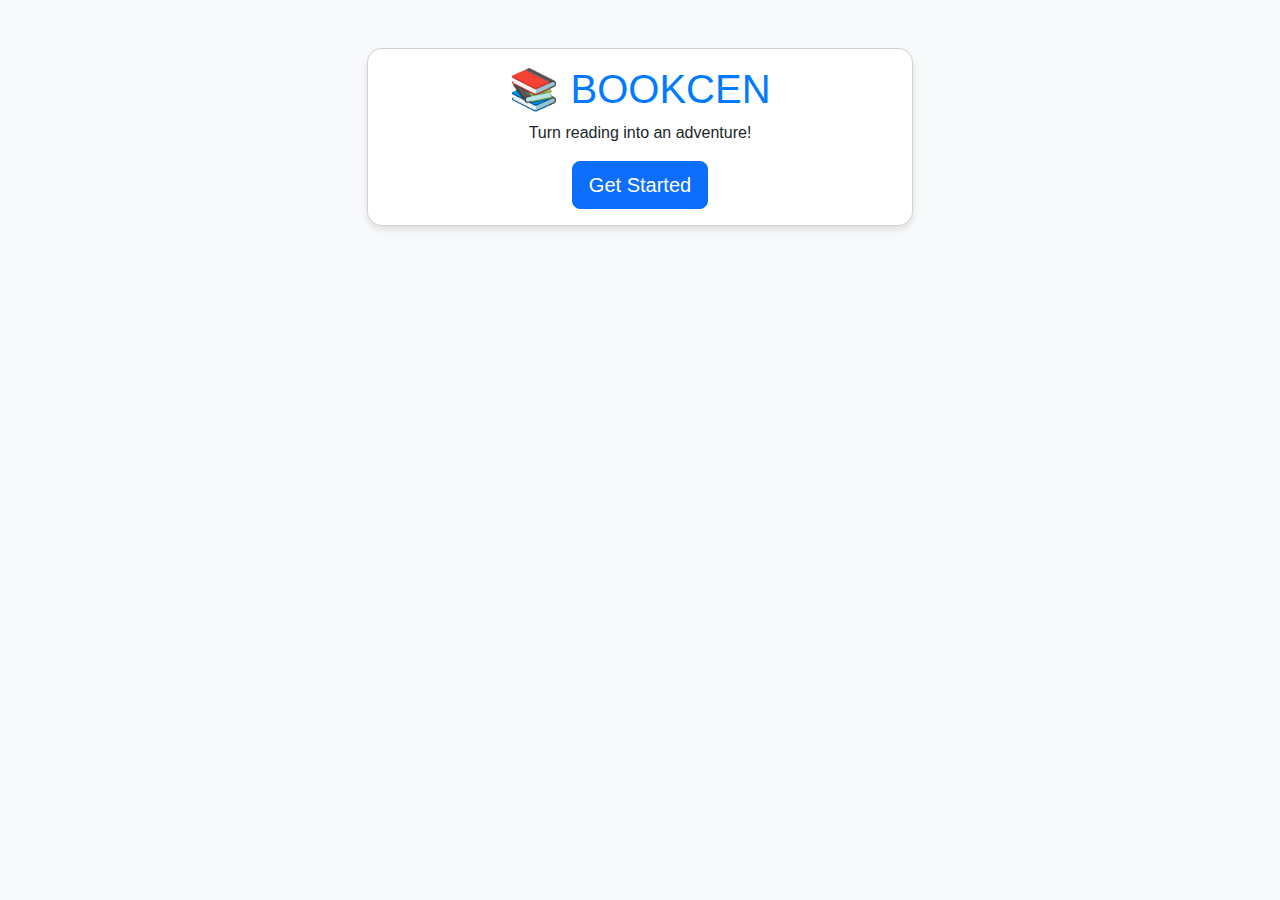
<file: index.html>
<!DOCTYPE html>
<html lang="en">
<head>
    <meta charset="UTF-8">
    <meta name="viewport" content="width=device-width, initial-scale=1.0">
    <title>BOOKCEN - Reading Rewards</title>
    <!-- Bootstrap CSS -->
    <link href="https://cdn.jsdelivr.net/npm/bootstrap@5.3.0/dist/css/bootstrap.min.css" rel="stylesheet">
    <link rel="stylesheet" href="css/style.css">
</head>
<body>
    <div class="container mt-5">
        <div class="row justify-content-center">
            <div class="col-md-6">
                <div class="card">
                    <div class="card-body text-center">
                        <h1 class="card-title text-primary">📚 BOOKCEN</h1>
                        <p class="card-text">Turn reading into an adventure!</p>
                        <a href="pages/login.html" class="btn btn-primary btn-lg">Get Started</a>
                    </div>
                </div>
            </div>
        </div>
    </div>

    <!-- Bootstrap JS -->
    <script src="https://cdn.jsdelivr.net/npm/bootstrap@5.3.0/dist/js/bootstrap.bundle.min.js"></script>
    <script src="js/main.js"></script>
</body>
</html>
</file>
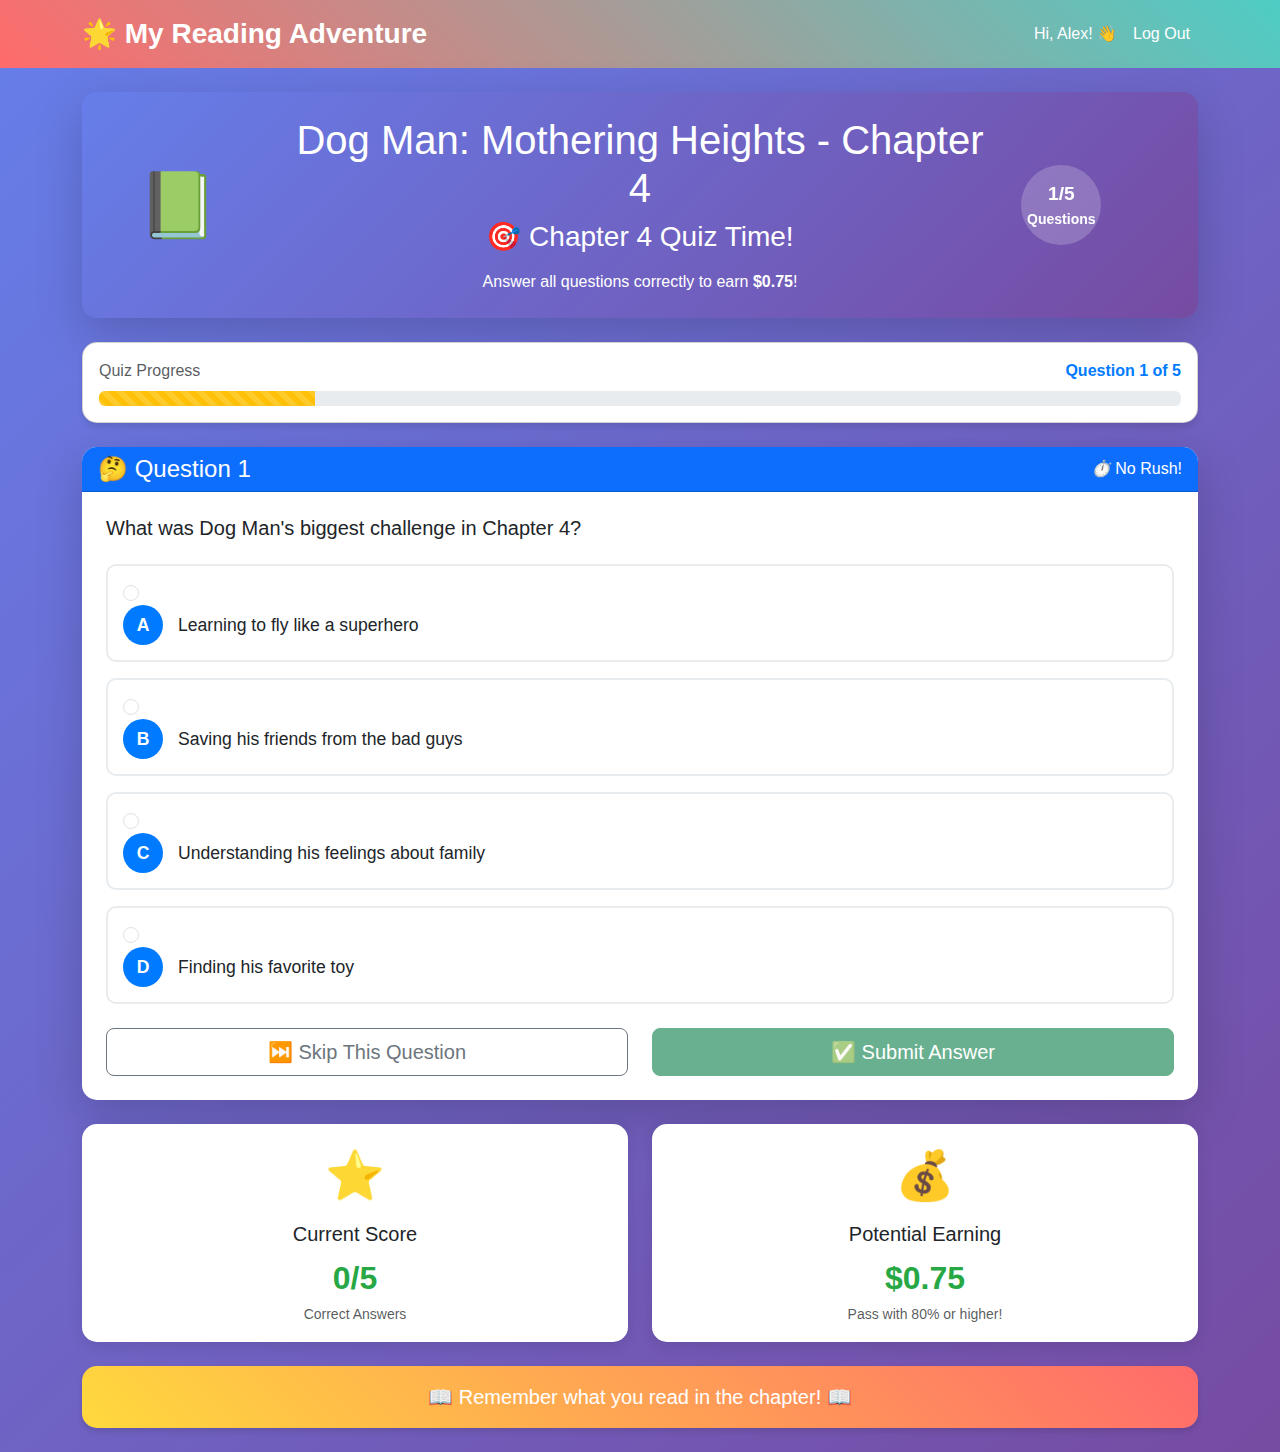
<file: pages/take-quiz.html>
<!DOCTYPE html>
<html lang="en">
<head>
    <meta charset="UTF-8">
    <meta name="viewport" content="width=device-width, initial-scale=1.0">
    <title>Chapter Quiz - My Reading Adventure</title>
    <link href="https://cdn.jsdelivr.net/npm/bootstrap@5.3.0/dist/css/bootstrap.min.css" rel="stylesheet">
    <link rel="stylesheet" href="../css/style.css">
</head>
<body class="child-theme quiz-theme">
    <!-- Fun Navigation -->
    <nav class="navbar navbar-expand-lg navbar-dark" style="background: linear-gradient(45deg, #FF6B6B, #4ECDC4);">
        <div class="container">
            <a class="navbar-brand fw-bold fs-3" href="child-dashboard.html">🌟 My Reading Adventure</a>
            <div class="navbar-nav ms-auto">
                <span class="nav-link text-white">Hi, Alex! 👋</span>
                <a class="nav-link text-white" href="../index.html">Log Out</a>
            </div>
        </div>
    </nav>

    <div class="container mt-4">
        <!-- Quiz Header -->
        <div class="row mb-4">
            <div class="col-12">
                <div class="card border-0 shadow-lg quiz-header">
                    <div class="card-body text-white text-center py-4">
                        <div class="row align-items-center">
                            <div class="col-md-2">
                                <div class="book-icon">📗</div>
                            </div>
                            <div class="col-md-8">
                                <h1 class="display-6 mb-2" id="quizTitle">Dog Man: Mothering Heights</h1>
                                <h3 class="mb-3">🎯 Chapter 4 Quiz Time!</h3>
                                <p class="mb-0">Answer all questions correctly to earn <strong>$0.75</strong>!</p>
                            </div>
                            <div class="col-md-2">
                                <div class="quiz-progress-circle">
                                    <div class="progress-value" id="questionProgress">1/5</div>
                                    <small>Questions</small>
                                </div>
                            </div>
                        </div>
                    </div>
                </div>
            </div>
        </div>

        <!-- Quiz Progress Bar -->
        <div class="row mb-4">
            <div class="col-12">
                <div class="card">
                    <div class="card-body p-3">
                        <div class="d-flex justify-content-between mb-2">
                            <span class="text-muted">Quiz Progress</span>
                            <span class="text-primary fw-bold" id="progressText">Question 1 of 5</span>
                        </div>
                        <div class="progress quiz-progress">
                            <div class="progress-bar bg-warning progress-bar-striped progress-bar-animated" 
                                 id="quizProgressBar" style="width: 20%"></div>
                        </div>
                    </div>
                </div>
            </div>
        </div>

        <!-- Quiz Question Card -->
        <div class="row mb-4">
            <div class="col-12">
                <div class="card quiz-question-card shadow-lg" id="questionCard">
                    <div class="card-header bg-primary text-white">
                        <div class="d-flex justify-content-between align-items-center">
                            <h4 class="mb-0">🤔 Question <span id="currentQuestionNum">1</span></h4>
                            <div class="timer-display">
                                <i class="timer-icon">⏱️</i>
                                <span id="timeRemaining">No Rush!</span>
                            </div>
                        </div>
                    </div>
                    <div class="card-body p-4">
                        <div class="question-content">
                            <h5 class="question-text mb-4" id="questionText">
                                What was Dog Man's biggest challenge in Chapter 4?
                            </h5>
                            
                            <div class="answer-options" id="answerOptions">
                                <div class="answer-option mb-3" data-answer="A">
                                    <input type="radio" class="form-check-input" id="optionA" name="answer" value="A">
                                    <label class="form-check-label answer-label w-100" for="optionA">
                                        <div class="answer-content">
                                            <span class="answer-letter">A</span>
                                            <span class="answer-text">Learning to fly like a superhero</span>
                                        </div>
                                    </label>
                                </div>
                                
                                <div class="answer-option mb-3" data-answer="B">
                                    <input type="radio" class="form-check-input" id="optionB" name="answer" value="B">
                                    <label class="form-check-label answer-label w-100" for="optionB">
                                        <div class="answer-content">
                                            <span class="answer-letter">B</span>
                                            <span class="answer-text">Saving his friends from the bad guys</span>
                                        </div>
                                    </label>
                                </div>
                                
                                <div class="answer-option mb-3" data-answer="C">
                                    <input type="radio" class="form-check-input" id="optionC" name="answer" value="C">
                                    <label class="form-check-label answer-label w-100" for="optionC">
                                        <div class="answer-content">
                                            <span class="answer-letter">C</span>
                                            <span class="answer-text">Understanding his feelings about family</span>
                                        </div>
                                    </label>
                                </div>
                                
                                <div class="answer-option mb-3" data-answer="D">
                                    <input type="radio" class="form-check-input" id="optionD" name="answer" value="D">
                                    <label class="form-check-label answer-label w-100" for="optionD">
                                        <div class="answer-content">
                                            <span class="answer-letter">D</span>
                                            <span class="answer-text">Finding his favorite toy</span>
                                        </div>
                                    </label>
                                </div>
                            </div>
                        </div>
                        
                        <div class="question-actions mt-4">
                            <div class="row">
                                <div class="col-md-6">
                                    <button class="btn btn-outline-secondary btn-lg w-100" id="skipBtn" onclick="skipQuestion()">
                                        ⏭️ Skip This Question
                                    </button>
                                </div>
                                <div class="col-md-6">
                                    <button class="btn btn-success btn-lg w-100" id="submitBtn" onclick="submitAnswer()" disabled>
                                        ✅ Submit Answer
                                    </button>
                                </div>
                            </div>
                        </div>
                    </div>
                </div>
            </div>
        </div>

        <!-- Score Display -->
        <div class="row mb-4">
            <div class="col-md-6">
                <div class="card text-center score-card">
                    <div class="card-body">
                        <div class="score-icon">⭐</div>
                        <h5>Current Score</h5>
                        <div class="score-display">
                            <span id="currentScore">0</span>/<span id="totalQuestions">5</span>
                        </div>
                        <small class="text-muted">Correct Answers</small>
                    </div>
                </div>
            </div>
            <div class="col-md-6">
                <div class="card text-center earning-card">
                    <div class="card-body">
                        <div class="earning-icon">💰</div>
                        <h5>Potential Earning</h5>
                        <div class="earning-display">
                            $<span id="potentialEarning">0.75</span>
                        </div>
                        <small class="text-muted">Pass with 80% or higher!</small>
                    </div>
                </div>
            </div>
        </div>

        <!-- Encouragement Section -->
        <div class="row mb-4" id="encouragementSection">
            <div class="col-12">
                <div class="card border-0 encouragement-card">
                    <div class="card-body text-center py-3">
                        <div class="encouragement-messages">
                            <p class="mb-0 fs-5" id="encouragementText">
                                🌟 You're doing great! Take your time and think carefully! 🌟
                            </p>
                        </div>
                    </div>
                </div>
            </div>
        </div>
    </div>

    <!-- Answer Feedback Modal -->
    <div class="modal fade" id="feedbackModal" tabindex="-1">
        <div class="modal-dialog modal-dialog-centered">
            <div class="modal-content border-0">
                <div class="modal-body text-center p-4">
                    <div class="feedback-icon mb-3" id="feedbackIcon">🎉</div>
                    <h3 class="mb-3" id="feedbackTitle">Great Job!</h3>
                    <p class="mb-3" id="feedbackMessage">That's the correct answer!</p>
                    <div class="feedback-explanation mb-3" id="feedbackExplanation" style="display: none;">
                        <div class="explanation-card">
                            <strong>💡 Remember:</strong>
                            <p class="mt-2" id="explanationText"></p>
                        </div>
                    </div>
                    <button type="button" class="btn btn-primary btn-lg" onclick="nextQuestion()">
                        <span id="nextButtonText">Next Question 🚀</span>
                    </button>
                </div>
            </div>
        </div>
    </div>

    <!-- Quiz Complete Modal -->
    <div class="modal fade" id="completeModal" tabindex="-1">
        <div class="modal-dialog modal-lg modal-dialog-centered">
            <div class="modal-content border-0">
                <div class="modal-body text-center p-5">
                    <div class="completion-celebration">
                        <div class="celebration-icon">🎉🏆🎊</div>
                        <h2 class="mb-4" id="completionTitle">Amazing Work!</h2>
                        
                        <div class="final-score-display mb-4">
                            <div class="score-circle">
                                <div class="score-percentage" id="finalScorePercent">80%</div>
                                <div class="score-label">Final Score</div>
                            </div>
                        </div>
                        
                        <div class="results-summary mb-4">
                            <div class="row">
                                <div class="col-4">
                                    <div class="result-stat">
                                        <div class="stat-number" id="finalCorrect">4</div>
                                        <div class="stat-label">✅ Correct</div>
                                    </div>
                                </div>
                                <div class="col-4">
                                    <div class="result-stat">
                                        <div class="stat-number" id="finalWrong">1</div>
                                        <div class="stat-label">❌ Missed</div>
                                    </div>
                                </div>
                                <div class="col-4">
                                    <div class="result-stat">
                                        <div class="stat-number earning-amount">$0.75</div>
                                        <div class="stat-label">💰 Earned</div>
                                    </div>
                                </div>
                            </div>
                        </div>
                        
                        <div id="completionMessage" class="mb-4">
                            <div class="success-message">
                                <h4 class="text-success">🎊 Quiz Passed! 🎊</h4>
                                <p>You earned your chapter reward! Keep up the fantastic reading!</p>
                            </div>
                        </div>
                        
                        <div class="completion-actions">
                            <button type="button" class="btn btn-success btn-lg me-3" onclick="goToDashboard()">
                                📚 Back to My Books
                            </button>
                            <button type="button" class="btn btn-primary btn-lg" onclick="startNextChapter()">
                                🚀 Read Next Chapter
                            </button>
                        </div>
                    </div>
                </div>
            </div>
        </div>
    </div>

    <!-- Bootstrap JS -->
    <script src="https://cdn.jsdelivr.net/npm/bootstrap@5.3.0/dist/js/bootstrap.bundle.min.js"></script>
    
    <!-- Quiz JavaScript -->
    <script>
        // Quiz data and state
        let currentQuestion = 0;
        let score = 0;
        let answered = [];
        let quizData = {};

        // Sample quiz questions (in real app, this would come from backend)
        const quizQuestions = {
            'dogman-4': {
                title: "Dog Man: Mothering Heights - Chapter 4",
                bookIcon: "📗",
                reward: 0.75,
                questions: [
                    {
                        question: "What was Dog Man's biggest challenge in Chapter 4?",
                        options: [
                            "Learning to fly like a superhero",
                            "Saving his friends from the bad guys", 
                            "Understanding his feelings about family",
                            "Finding his favorite toy"
                        ],
                        correct: 2,
                        explanation: "In Chapter 4, Dog Man struggled with understanding complex emotions about family relationships."
                    },
                    {
                        question: "Who helped Dog Man figure out his problem?",
                        options: [
                            "Chief",
                            "80-HD",
                            "Petey the Cat",
                            "Sarah Hatoff"
                        ],
                        correct: 1,
                        explanation: "80-HD used his wisdom and friendship to help Dog Man work through his feelings."
                    },
                    {
                        question: "What lesson did Dog Man learn in this chapter?",
                        options: [
                            "How to be a better superhero",
                            "That family comes in many forms",
                            "How to catch bad guys faster",
                            "That robots are better than dogs"
                        ],
                        correct: 1,
                        explanation: "The main lesson was that family isn't just about blood relations - it's about love and care."
                    },
                    {
                        question: "How did the chapter end?",
                        options: [
                            "With a big fight scene",
                            "Dog Man felt sad and alone",
                            "Dog Man felt grateful for his friends",
                            "Everyone went home"
                        ],
                        correct: 2,
                        explanation: "The chapter ended on a positive note with Dog Man appreciating his chosen family of friends."
                    },
                    {
                        question: "What was the funniest part of Chapter 4?",
                        options: [
                            "When Dog Man chased his tail",
                            "When 80-HD told jokes to cheer up Dog Man",
                            "When Chief got angry",
                            "When the bad guys escaped"
                        ],
                        correct: 1,
                        explanation: "80-HD's silly jokes and funny dance moves were the comedic highlight of the chapter."
                    }
                ]
            }
        };

        // Encouragement messages
        const encouragementMessages = [
            "🌟 You're doing amazing! Keep thinking! 🌟",
            "🧠 Use that smart brain of yours! 🧠",
            "📖 Remember what you read in the chapter! 📖",
            "💪 You've got this! Stay confident! 💪",
            "🎯 Take your time and choose carefully! 🎯"
        ];

        // Initialize quiz
        document.addEventListener('DOMContentLoaded', function() {
            initializeQuiz();
            updateEncouragement();
            setInterval(updateEncouragement, 10000); // Change encouragement every 10 seconds
        });

        function initializeQuiz() {
            // Get quiz info from URL parameters
            const urlParams = new URLSearchParams(window.location.search);
            const bookId = urlParams.get('book') || 'dogman';
            const chapter = urlParams.get('chapter') || '4';
            const quizKey = `${bookId}-${chapter}`;
            
            quizData = quizQuestions[quizKey] || quizQuestions['dogman-4'];
            
            // Update header
            document.getElementById('quizTitle').textContent = quizData.title;
            document.getElementById('potentialEarning').textContent = quizData.reward.toFixed(2);
            document.getElementById('totalQuestions').textContent = quizData.questions.length;
            
            // Load first question
            loadQuestion();
            
            // Add answer selection listeners
            document.querySelectorAll('input[name="answer"]').forEach(input => {
                input.addEventListener('change', function() {
                    document.getElementById('submitBtn').disabled = false;
                    
                    // Add selection animation
                    document.querySelectorAll('.answer-option').forEach(opt => {
                        opt.classList.remove('selected');
                    });
                    this.closest('.answer-option').classList.add('selected');
                });
            });
        }

        function loadQuestion() {
            if (currentQuestion >= quizData.questions.length) {
                completeQuiz();
                return;
            }

            const question = quizData.questions[currentQuestion];
            
            // Update question display
            document.getElementById('currentQuestionNum').textContent = currentQuestion + 1;
            document.getElementById('questionProgress').textContent = `${currentQuestion + 1}/${quizData.questions.length}`;
            document.getElementById('progressText').textContent = `Question ${currentQuestion + 1} of ${quizData.questions.length}`;
            document.getElementById('questionText').textContent = question.question;
            
            // Update progress bar
            const progress = ((currentQuestion + 1) / quizData.questions.length) * 100;
            document.getElementById('quizProgressBar').style.width = progress + '%';
            
            // Update answer options
            const optionLabels = ['A', 'B', 'C', 'D'];
            question.options.forEach((option, index) => {
                const optionId = `option${optionLabels[index]}`;
                const answerText = document.querySelector(`label[for="${optionId}"] .answer-text`);
                if (answerText) {
                    answerText.textContent = option;
                }
            });
            
            // Reset form
            document.querySelectorAll('input[name="answer"]').forEach(input => {
                input.checked = false;
            });
            document.querySelectorAll('.answer-option').forEach(opt => {
                opt.classList.remove('selected', 'correct', 'incorrect');
            });
            document.getElementById('submitBtn').disabled = true;
            
            // Add question entrance animation
            document.getElementById('questionCard').style.opacity = '0';
            document.getElementById('questionCard').style.transform = 'translateY(20px)';
            setTimeout(() => {
                document.getElementById('questionCard').style.transition = 'all 0.5s ease';
                document.getElementById('questionCard').style.opacity = '1';
                document.getElementById('questionCard').style.transform = 'translateY(0)';
            }, 100);
        }

        function submitAnswer() {
            const selectedAnswer = document.querySelector('input[name="answer"]:checked');
            if (!selectedAnswer) return;

            const answerIndex = ['A', 'B', 'C', 'D'].indexOf(selectedAnswer.value);
            const question = quizData.questions[currentQuestion];
            const isCorrect = answerIndex === question.correct;
            
            // Store answer
            answered[currentQuestion] = {
                selected: answerIndex,
                correct: isCorrect
            };
            
            // Update score
            if (isCorrect) {
                score++;
                document.getElementById('currentScore').textContent = score;
            }
            
            // Show visual feedback on answers
            document.querySelectorAll('.answer-option').forEach((opt, index) => {
                if (index === question.correct) {
                    opt.classList.add('correct');
                } else if (index === answerIndex && !isCorrect) {
                    opt.classList.add('incorrect');
                }
            });
            
            // Show feedback modal
            setTimeout(() => {
                showFeedback(isCorrect, question.explanation);
            }, 1000);
        }

        function showFeedback(isCorrect, explanation) {
            const modal = new bootstrap.Modal(document.getElementById('feedbackModal'));
            
            if (isCorrect) {
                document.getElementById('feedbackIcon').textContent = '🎉';
                document.getElementById('feedbackTitle').textContent = 'Awesome!';
                document.getElementById('feedbackTitle').className = 'mb-3 text-success';
                document.getElementById('feedbackMessage').textContent = "That's exactly right! Great job!";
            } else {
                document.getElementById('feedbackIcon').textContent = '🤔';
                document.getElementById('feedbackTitle').textContent = 'Not quite right';
                document.getElementById('feedbackTitle').className = 'mb-3 text-warning';
                document.getElementById('feedbackMessage').textContent = "Don't worry! Let's learn from this.";
                
                // Show explanation
                document.getElementById('explanationText').textContent = explanation;
                document.getElementById('feedbackExplanation').style.display = 'block';
            }
            
            // Update next button
            if (currentQuestion < quizData.questions.length - 1) {
                document.getElementById('nextButtonText').textContent = 'Next Question 🚀';
            } else {
                document.getElementById('nextButtonText').textContent = 'See Results 🏆';
            }
            
            modal.show();
        }

        function nextQuestion() {
            // Hide feedback modal
            const feedbackModal = bootstrap.Modal.getInstance(document.getElementById('feedbackModal'));
            feedbackModal.hide();
            
            // Hide explanation for next question
            document.getElementById('feedbackExplanation').style.display = 'none';
            
            currentQuestion++;
            loadQuestion();
        }

        function skipQuestion() {
            if (confirm("🤔 Are you sure you want to skip this question? You won't get points for it.")) {
                answered[currentQuestion] = {
                    selected: -1,
                    correct: false
                };
                currentQuestion++;
                loadQuestion();
            }
        }

        function completeQuiz() {
            const percentage = Math.round((score / quizData.questions.length) * 100);
            const passed = percentage >= 80;
            
            // Update completion modal
            document.getElementById('finalScorePercent').textContent = percentage + '%';
            document.getElementById('finalCorrect').textContent = score;
            document.getElementById('finalWrong').textContent = quizData.questions.length - score;
            
            // Update completion message
            const messageDiv = document.getElementById('completionMessage');
            if (passed) {
                messageDiv.innerHTML = `
                    <div class="success-message">
                        <h4 class="text-success">🎊 Quiz Passed! 🎊</h4>
                        <p>You earned $${quizData.reward.toFixed(2)}! Keep up the fantastic reading!</p>
                    </div>
                `;
            } else {
                messageDiv.innerHTML = `
                    <div class="retry-message">
                        <h4 class="text-warning">📚 Keep Learning! 📚</h4>
                        <p>You need 80% to pass. Try reading the chapter again and retake the quiz!</p>
                        <button class="btn btn-warning" onclick="retakeQuiz()">🔄 Try Again</button>
                    </div>
                `;
            }
            
            // Show completion modal
            const completeModal = new bootstrap.Modal(document.getElementById('completeModal'));
            completeModal.show();
            
            // Celebrate with confetti animation
            if (passed) {
                createConfetti();
            }
        }

        function goToDashboard() {
            // Update the dashboard with quiz results before redirecting
            const passed = score >= Math.ceil(quizData.questions.length * 0.8);
            if (passed) {
                // In a real app, this would update the database
                localStorage.setItem('quizCompleted', JSON.stringify({
                    book: new URLSearchParams(window.location.search).get('book'),
                    chapter: new URLSearchParams(window.location.search).get('chapter'),
                    score: score,
                    earned: quizData.reward,
                    timestamp: new Date().toISOString()
                }));
            }
            window.location.href = 'child-dashboard.html';
        }

        function startNextChapter() {
            alert("🚀 Great idea! Time to read Chapter 5!");
            goToDashboard();
        }

        function retakeQuiz() {
            if (confirm("🔄 Ready to try again? You've got this!")) {
                currentQuestion = 0;
                score = 0;
                answered = [];
                document.getElementById('currentScore').textContent = '0';
                const completeModal = bootstrap.Modal.getInstance(document.getElementById('completeModal'));
                completeModal.hide();
                loadQuestion();
            }
        }

        function updateEncouragement() {
            const randomMessage = encouragementMessages[Math.floor(Math.random() * encouragementMessages.length)];
            const encouragementEl = document.getElementById('encouragementText');
            
            encouragementEl.style.opacity = '0';
            setTimeout(() => {
                encouragementEl.textContent = randomMessage;
                encouragementEl.style.opacity = '1';
            }, 300);
        }

        function createConfetti() {
            // Simple confetti animation
            const colors = ['#ff6b6b', '#4ecdc4', '#45b7d1', '#f9ca24', '#f0932b'];
            
            for (let i = 0; i < 50; i++) {
                const confetti = document.createElement('div');
                confetti.className = 'confetti';
                confetti.style.cssText = `
                    position: fixed;
                    top: -10px;
                    left: ${Math.random() * 100}%;
                    width: 10px;
                    height: 10px;
                    background: ${colors[Math.floor(Math.random() * colors.length)]};
                    z-index: 9999;
                    animation: fall 3s ease-in-out forwards;
                `;
                document.body.appendChild(confetti);
                
                setTimeout(() => confetti.remove(), 3000);
            }
        }
    </script>

    <style>
        /* Quiz-specific styles */
        .quiz-theme {
            background: linear-gradient(135deg, #667eea 0%, #764ba2 100%);
            min-height: 100vh;
        }

        .quiz-header {
            background: linear-gradient(135deg, #667eea 0%, #764ba2 100%);
        }

        .book-icon {
            font-size: 4rem;
            animation: bounce 2s ease-in-out infinite alternate;
        }

        @keyframes bounce {
            from { transform: translateY(0px); }
            to { transform: translateY(-10px); }
        }

        .quiz-progress-circle {
            width: 80px;
            height: 80px;
            border-radius: 50%;
            background: rgba(255, 255, 255, 0.2);
            display: flex;
            flex-direction: column;
            align-items: center;
            justify-content: center;
            font-weight: bold;
            backdrop-filter: blur(10px);
        }

        .progress-value {
            font-size: 1.2rem;
            color: white;
        }

        .quiz-progress {
            height: 15px;
        }

        .quiz-question-card {
            border: none;
            border-radius: 15px;
            overflow: hidden;
        }

        .answer-option {
            border: 2px solid #e9ecef;
            border-radius: 10px;
            padding: 15px;
            cursor: pointer;
            transition: all 0.3s ease;
            background: white;
        }

        .answer-option:hover {
            border-color: #007bff;
            transform: translateY(-2px);
            box-shadow: 0 4px 12px rgba(0, 123, 255, 0.15);
        }

        .answer-option.selected {
            border-color: #007bff;
            background: linear-gradient(135deg, #e3f2fd, #bbdefb);
        }

        .answer-option.correct {
            border-color: #28a745;
            background: linear-gradient(135deg, #d4edda, #c3e6cb);
            animation: correctPulse 0.6s ease-in-out;
        }

        .answer-option.incorrect {
            border-color: #dc3545;
            background: linear-gradient(135deg, #f8d7da, #f5c6cb);
            animation: incorrectShake 0.6s ease-in-out;
        }

        @keyframes correctPulse {
            0%, 100% { transform: scale(1); }
            50% { transform: scale(1.02); }
        }

        @keyframes incorrectShake {
            0%, 100% { transform: translateX(0); }
            25% { transform: translateX(-5px); }
            75% { transform: translateX(5px); }
        }

        .answer-content {
            display: flex;
            align-items: center;
            gap: 15px;
        }

        .answer-letter {
            background: #007bff;
            color: white;
            width: 40px;
            height: 40px;
            border-radius: 50%;
            display: flex;
            align-items: center;
            justify-content: center;
            font-weight: bold;
            font-size: 1.1rem;
        }

        .answer-text {
            flex: 1;
            font-size: 1.1rem;
        }

        .score-card, .earning-card {
            border: none;
            border-radius: 15px;
            box-shadow: 0 4px 15px rgba(0,0,0,0.1);
        }

        .score-icon, .earning-icon {
            font-size: 3rem;
            margin-bottom: 10px;
        }

        .score-display, .earning-display {
            font-size: 2rem;
            font-weight: bold;
            color: #28a745;
        }

        .encouragement-card {
            background: linear-gradient(45deg, #FFD93D, #FF6B6B);
            color: white;
            border-radius: 15px;
            animation: pulse 4s ease-in-out infinite;
        }
</file>
<file: css/style.css>
/* Custom styles for BOOKCEN */
body {
    background-color: #f8f9fa;
    font-family: 'Segoe UI', Tahoma, Geneva, Verdana, sans-serif;
}

.card {
    border-radius: 15px;
    box-shadow: 0 4px 6px rgba(0, 0, 0, 0.1);
}

.text-primary {
    color: #007bff !important;
}

/* Add more styles as you build */
</file>
